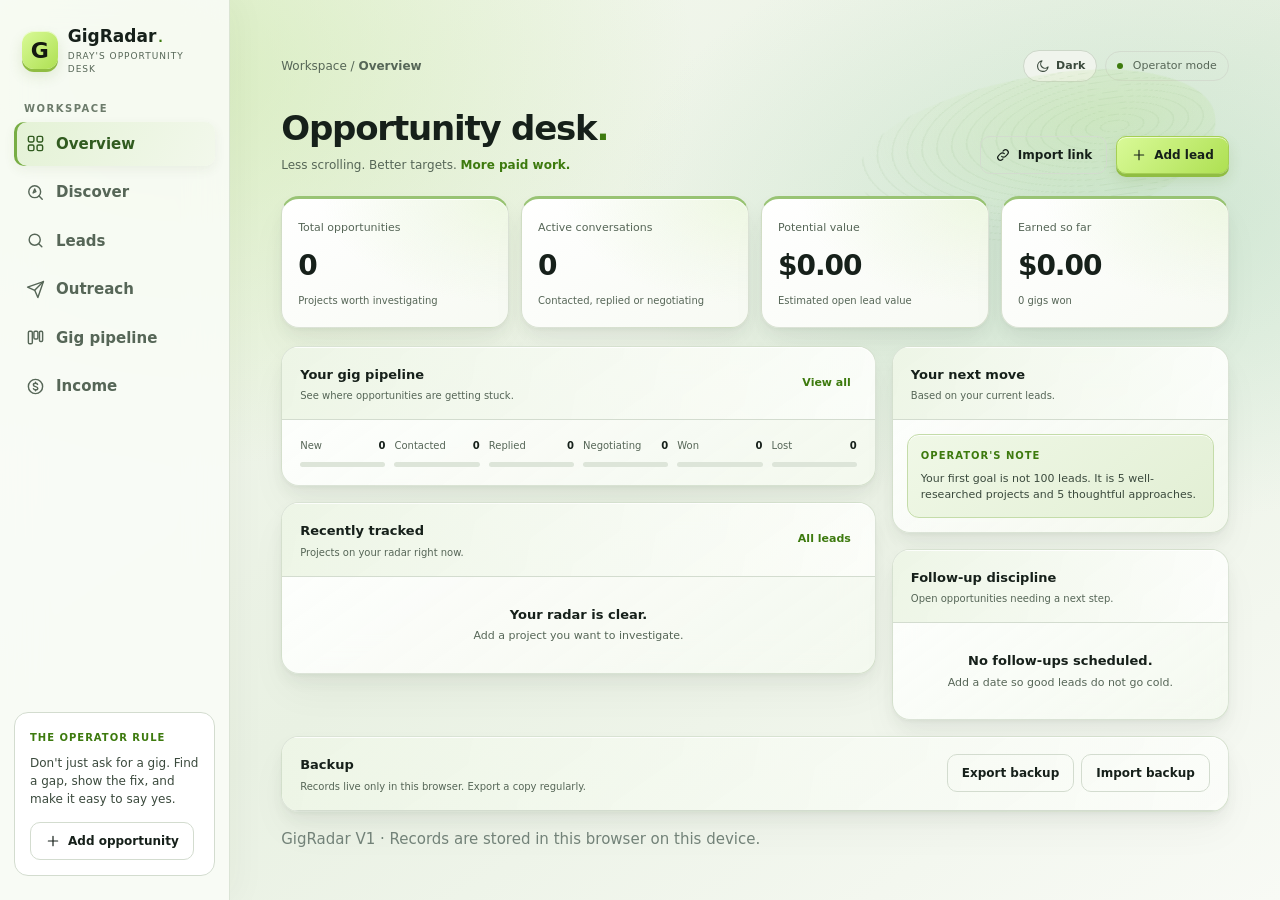
<file: index.html>
<!doctype html>
<html lang="en">
<head>
<meta charset="utf-8"><meta name="viewport" content="width=device-width,initial-scale=1">
<meta name="theme-color" content="#f4f7f1">
<title>GigRadar — Dray's opportunity desk</title>
<script>try{var t=localStorage.getItem('dray-gigradar-theme-v2');document.documentElement.setAttribute('data-theme',t==='dark'?'dark':'light')}catch(e){document.documentElement.setAttribute('data-theme','light')}</script>
<link rel="stylesheet" href="styles.css">
<link rel="stylesheet" href="v1.css">
<link rel="stylesheet" href="discovery.css">
</head>
<body>
<svg width="0" height="0" style="position:absolute" aria-hidden="true" focusable="false"><defs>
<symbol id="i-overview" viewBox="0 0 24 24"><rect x="3" y="3" width="7" height="7" rx="1.8"/><rect x="14" y="3" width="7" height="7" rx="1.8"/><rect x="3" y="14" width="7" height="7" rx="1.8"/><rect x="14" y="14" width="7" height="7" rx="1.8"/></symbol>
<symbol id="i-leads" viewBox="0 0 24 24"><circle cx="11" cy="11" r="7"/><path d="m20 20-3.6-3.6"/></symbol>
<symbol id="i-outreach" viewBox="0 0 24 24"><path d="M22 2 11 13"/><path d="M22 2 15 22l-4-9-9-4z"/></symbol>
<symbol id="i-pipeline" viewBox="0 0 24 24"><rect x="3" y="4" width="5" height="16" rx="1.6"/><rect x="10" y="4" width="5" height="10" rx="1.6"/><rect x="17" y="4" width="4" height="13" rx="1.6"/></symbol>
<symbol id="i-income" viewBox="0 0 24 24"><circle cx="12" cy="12" r="9"/><path d="M14.6 9.4c-.5-.9-1.5-1.4-2.7-1.4-1.5 0-2.6.8-2.6 2s1 1.7 2.8 2.1c1.8.4 2.8.9 2.8 2.1s-1.1 2-2.7 2c-1.2 0-2.2-.5-2.8-1.5M12 6.5V8M12 16v1.5"/></symbol>
<symbol id="i-link" viewBox="0 0 24 24"><path d="M10 14a4 4 0 0 0 5.7 0l3-3a4 4 0 0 0-5.7-5.7l-1 1"/><path d="M14 10a4 4 0 0 0-5.7 0l-3 3a4 4 0 0 0 5.7 5.7l1-1"/></symbol>
<symbol id="i-close" viewBox="0 0 24 24"><path d="M6 6l12 12M18 6 6 18"/></symbol>
<symbol id="i-plus" viewBox="0 0 24 24"><path d="M12 5v14M5 12h14"/></symbol>
<symbol id="i-sun" viewBox="0 0 24 24"><circle cx="12" cy="12" r="4"/><path d="M12 2v2M12 20v2M4.9 4.9l1.4 1.4M17.7 17.7l1.4 1.4M2 12h2M20 12h2M4.9 19.1l1.4-1.4M17.7 6.3l1.4-1.4"/></symbol>
<symbol id="i-moon" viewBox="0 0 24 24"><path d="M21 12.8A8.5 8.5 0 1 1 11.2 3a6.6 6.6 0 0 0 9.8 9.8z"/></symbol>
  
<symbol id="i-discover" viewBox="0 0 24 24">
  <circle cx="11" cy="11" r="7.5"/>
  <path d="m16.5 16.5 4 4"/>
  <path d="m11 7.5 1.5 3.5-3.5 1.5 2-5z"/>
</symbol>
  
</defs></svg>

<div class="app">
  <aside class="sidebar">
    <div class="brand"><span class="brand-mark">G</span><div><b>GigRadar<span>.</span></b><small>DRAY'S OPPORTUNITY DESK</small></div></div>
    <div class="nav-label">WORKSPACE</div>
    <nav class="nav">
      <button class="active" data-view="overview"><svg class="ico" viewBox="0 0 24 24" aria-hidden="true"><use href="#i-overview"/></svg><span>Overview</span></button>
      
<button data-view="discovery"><svg class="ico" viewBox="0 0 24 24" aria-hidden="true"><use href="#i-discover"/></svg><span>Discover</span></button>

      <button data-view="leads"><svg class="ico" viewBox="0 0 24 24" aria-hidden="true"><use href="#i-leads"/></svg><span>Leads</span></button>
      <button data-view="outreach"><svg class="ico" viewBox="0 0 24 24" aria-hidden="true"><use href="#i-outreach"/></svg><span>Outreach</span></button>
      <button data-view="pipeline"><svg class="ico" viewBox="0 0 24 24" aria-hidden="true"><use href="#i-pipeline"/></svg><span>Gig pipeline</span></button>
      <button data-view="income"><svg class="ico" viewBox="0 0 24 24" aria-hidden="true"><use href="#i-income"/></svg><span>Income</span></button>
    </nav>
    <div class="operator-tip"><small>THE OPERATOR RULE</small><p>Don't just ask for a gig. Find a gap, show the fix, and make it easy to say yes.</p><button class="btn" id="sideAdd"><svg class="ico" viewBox="0 0 24 24" aria-hidden="true"><use href="#i-plus"/></svg>Add opportunity</button></div>
  </aside>

  <main class="main">
  <header class="topbar"><span>Workspace / <b id="crumb">Overview</b></span><span class="topbar-actions"><button class="icon-btn theme-btn" id="themeToggle" type="button" aria-pressed="false" aria-label="Switch to light mode"><svg class="ico ico-sun" viewBox="0 0 24 24" aria-hidden="true"><use href="#i-sun"/></svg><svg class="ico ico-moon" viewBox="0 0 24 24" aria-hidden="true"><use href="#i-moon"/></svg><span id="themeLabel">Light</span></button><span class="pill"><i></i> Operator mode</span></span></header>
  <div class="notice" id="notice" role="alert" hidden><span id="noticeText"></span> <button class="text-btn" id="downloadRecovery" type="button">Download recovery copy</button></div>

    <section class="view active" id="view-overview">
      <div class="heading"><div><h1>Opportunity desk<span>.</span></h1><p>Less scrolling. Better targets. <strong>More paid work.</strong></p></div><div class="heading-actions"><button class="btn" id="importTop" type="button"><svg class="ico" viewBox="0 0 24 24" aria-hidden="true"><use href="#i-link"/></svg>Import link</button><button class="btn primary" id="addTop"><svg class="ico" viewBox="0 0 24 24" aria-hidden="true"><use href="#i-plus"/></svg>Add lead</button></div></div>
      <div class="stats">
        <article class="stat"><label>Total opportunities</label><strong id="sLeads">0</strong><small>Projects worth investigating</small></article>
        <article class="stat"><label>Active conversations</label><strong id="sActive">0</strong><small>Contacted, replied or negotiating</small></article>
        <article class="stat"><label>Potential value</label><strong id="sPotential">$0</strong><small>Estimated open lead value</small></article>
        <article class="stat"><label>Earned so far</label><strong id="sEarned">$0</strong><small id="sWon">0 gigs won</small></article>
      </div>
      <div class="dashboard-grid">
        <div>
          <section class="panel"><div class="panel-head"><div><b>Your gig pipeline</b><p>See where opportunities are getting stuck.</p></div><button class="text-btn" data-goto="pipeline">View all</button></div><div class="pipeline" id="bars"></div></section>
          <section class="panel"><div class="panel-head"><div><b>Recently tracked</b><p>Projects on your radar right now.</p></div><button class="text-btn" data-goto="leads">All leads</button></div><div id="recent" class="rows"></div></section>
        </div>
        <div>
          <section class="panel"><div class="panel-head"><div><b>Your next move</b><p>Based on your current leads.</p></div></div><div class="operator-note"><small>OPERATOR'S NOTE</small><p id="noteText">Your first goal isn't 100 leads. It's 5 well-researched projects and 5 thoughtful approaches.</p></div></section>
          <section class="panel"><div class="panel-head"><div><b>Follow-up discipline</b><p>Open opportunities needing a next step.</p></div></div><div id="followups" class="rows"></div></section>
        </div>
      </div>
      <section class="panel" id="backupPanel"><div class="panel-head"><div><b>Backup</b><p id="backupInfo">Records live only in this browser. Export a copy regularly.</p></div><div class="right"><button class="btn" id="exportBtn" type="button">Export backup</button><button class="btn" id="importBtn" type="button">Import backup</button></div></div><p class="data-msg" id="dataMsg" role="status"></p><input type="file" id="importFile" accept="application/json,.json" hidden></section>
   <footer>GigRadar V1 · Records are stored in this browser on this device.</footer>
    </section>

    <section class="view" id="view-discovery">
      <div class="view-title"><h2>Discover projects</h2><p>Find active public repositories, then investigate whether the team needs growth support.</p></div>
      <section class="panel">
        <form id="discoveryForm">
          <div class="discovery-controls">
            <input class="field" id="discoveryQuery" placeholder="Keywords e.g. wallet, DeFi, community, analytics" aria-label="Search keywords">
            <select class="field" id="discoveryEcosystem" aria-label="Default ecosystem">
              <option value="solana">Solana</option>
              <option value="base">Base</option>
              <option value="evm">Ethereum / EVM</option>
              <option value="ton">TON</option>
              <option value="all">All Web3</option>
            </select>
            <button class="btn primary" id="discoverySearch" type="submit">Search projects</button>
          </div>
        </form>  
<label class="discovery-filter">
  <input type="checkbox" id="hideTrackedProjects">
  Hide already tracked projects
</label>
        <p class="discovery-help">Searches public GitHub repositories updated in the last 180 days. Repository activity does not mean a project is hiring or has a budget. Verify the project, team, community and any real growth gap before outreach.</p>
        <p class="discovery-status" id="discoveryStatus" role="status">Choose an ecosystem and search to discover projects.</p>
        <div class="discovery-results" id="discoveryResults"></div>
        <div class="discovery-footer"><span></span><button class="btn" id="discoveryMore" type="button" hidden>Load more</button></div>
        <div class="discovery-warning">Public GitHub search has rate limits. If a limit is reached, wait and retry. No API key is stored in this app.</div>
      </section>
    </section>
    <section class="view" id="view-outreach">
      <div class="view-title"><h2>Outreach tracker</h2><p>Every pitch needs context, a reason, and a next step. No copy-paste spam.</p></div>
      <section class="panel"><div class="panel-head"><div><b>Conversation board</b><p>Update status from your project leads.</p></div><button class="btn" data-goto="leads">Find leads</button></div><div id="outreachRows" class="rows"></div></section>
      <section class="panel"><div class="panel-head"><div><b>Before you hit send</b><p>Quick quality check</p></div></div><div class="checklist"><label><input type="checkbox"> I identified a specific gap or opportunity.</label><label><input type="checkbox"> I can explain how my work would help.</label><label><input type="checkbox"> My message is short, personal, and easy to answer.</label><label><input type="checkbox"> I recorded when and how I'll follow up.</label></div></section>
    </section>
    
    <section class="view" id="view-leads">
      <div class="view-title">
        <h2>Project leads</h2>
        <p>Track projects, spot gaps, and pitch with purpose.</p>
      </div>

      <section class="panel">
        <div class="toolbar">
          <input class="field" id="search"
            placeholder="Search project, chain, contact…"
            aria-label="Search leads">

          <select class="field" id="filter" aria-label="Filter by status">
            <option value="">All statuses</option>
            <option>New</option>
            <option>Contacted</option>
            <option>Replied</option>
            <option>Negotiating</option>
            <option>Won</option>
            <option>Lost</option>
          </select>

          <select class="field" id="researchFilter"
            aria-label="Filter by research readiness">
            <option value="">All research scores</option>
            <option value="needs-research">Needs research</option>
            <option value="in-progress">In progress</option>
            <option value="ready-review">Ready for review</option>
          </select>

          <select class="field" id="researchSort"
            aria-label="Sort leads">
            <option value="recent">Recently updated</option>
            <option value="score">Highest research score</option>
          </select>

          <button class="btn" id="importLeads" type="button">
            Import link
          </button>

          <button class="btn primary" id="addList" type="button">
            Add lead
          </button>
        </div>

        <p class="research-note">
          Research readiness measures how much information you have
          collected. It does not mean a project is hiring or has a budget.
        </p>

        <div class="table-wrap">
          <table>
            <thead>
              <tr>
                <th>PROJECT / CONTACT</th>
                <th>RESEARCH</th>
                <th>CHAIN</th>
                <th>STATUS</th>
                <th>VALUE</th>
                <th>FOLLOW-UP</th>
                <th>ACTIONS</th>
              </tr>
            </thead>
            <tbody id="leadTable"></tbody>
          </table>
        </div>

        <div class="empty" id="leadEmpty" hidden>
          <b>No leads match that search.</b>
          Try another keyword or add a project.
        </div>
      </section>
    </section>
   <section class="view" id="view-pipeline">
      <div class="view-title"><h2>Gig pipeline</h2><p>Move from promising project to scope, agreed payment, and delivery.</p></div>
      <div class="stats pipeline-stats" id="pStats"></div>
      <section class="panel"><div class="panel-head"><div><b>All opportunities</b><p>Update stage as the conversation progresses.</p></div><button class="btn" id="addPipe"><svg class="ico" viewBox="0 0 24 24" aria-hidden="true"><use href="#i-plus"/></svg>Add lead</button></div><div id="pipeRows" class="rows"></div></section>
    </section>

    <section class="view" id="view-income">
      <div class="view-title"><h2>Income tracker</h2><p>Track what you've earned, what's pending, and work in progress.</p></div>
      <div class="money-grid"><article class="money-card"><small>Total earned</small><strong id="iEarned">$0</strong><small>Completed and paid gigs</small></article><article class="money-card"><small>Payments pending</small><strong id="iPending">$0</strong><small>Won gigs not marked paid</small></article><article class="money-card"><small>Open pipeline</small><strong id="iPipeline">$0</strong><small>Estimated active lead value</small></article></div>
      <section class="panel"><div class="panel-head"><div><b>Gig and payment records</b><p>Mark a lead Won and set its value to track it here.</p></div><button class="btn" data-goto="leads">Manage leads</button></div><div class="table-wrap"><table><thead><tr><th>PROJECT</th><th>STATUS</th><th>VALUE</th><th>PAYMENT</th><th>ACTION</th></tr></thead><tbody id="incomeTable"></tbody></table></div><div class="empty" id="incomeEmpty"><b>No gig payments recorded yet.</b>Track your first opportunity and keep building.</div></section>
    </section>
  </main>
</div>

<div class="modal-backdrop" id="modal"><div class="modal"><div class="modal-head"><b id="modalTitle">Track an opportunity</b><button class="icon-btn" id="close" type="button" aria-label="Close"><svg class="ico" viewBox="0 0 24 24" aria-hidden="true"><use href="#i-close"/></svg></button></div>
<form id="form" novalidate><div class="modal-body"><input type="hidden" id="editId"><p class="src-line" id="srcLine" hidden></p><button class="text-btn" id="goImport" type="button">Have a link? Import it instead</button><div class="form-grid">
  <div class="group"><label for="name">Project name *</label><input class="field" id="name" maxlength="90" placeholder="Solana protocol" aria-describedby="err-name"><p class="err" id="err-name" role="alert" hidden></p></div>
  <div class="group"><label for="chain">Chain / ecosystem</label><select class="field" id="chain"><option>Solana</option><option>Ethereum / EVM</option><option>Base</option><option>TON</option><option>Other</option></select></div>
  <div class="group"><label for="category">Category</label><select class="field" id="category"><option value="">Not set</option><option>DeFi</option><option>Infrastructure</option><option>Gaming</option><option>NFT</option><option>Social / SocialFi</option><option>DAO</option><option>AI</option><option>Meme</option><option>Tooling</option><option>Exchange</option><option>Other</option></select></div>
  <div class="group"><label for="website">Website</label><input class="field" id="website" maxlength="300" inputmode="url" autocapitalize="off" placeholder="example.com" aria-describedby="err-website"><p class="err" id="err-website" role="alert" hidden></p></div>
  <div class="group"><label for="xHandle">Project X profile</label><input class="field" id="xHandle" maxlength="200" autocapitalize="off" placeholder="@project or x.com/project" aria-describedby="err-xHandle"><p class="err" id="err-xHandle" role="alert" hidden></p></div>
  <div class="group"><label for="contact">Contact / X handle</label><input class="field" id="contact" maxlength="100" placeholder="@founder or community lead"></div>
  <div class="group"><label for="service">Potential service</label><select class="field" id="service"><option>Community growth</option><option>Community management</option><option>Social media</option><option>Growth strategy</option><option>Raid / engagement campaign</option><option>Project management</option><option>Other</option></select></div>
  <div class="group"><label for="status">Pipeline status</label><select class="field" id="status"><option>New</option><option>Contacted</option><option>Replied</option><option>Negotiating</option><option>Won</option><option>Lost</option></select></div>
  <div class="group"><label for="value">Estimated / agreed value (USD)</label><input class="field" id="value" type="number" min="0" step=".01" placeholder="0.00"></div>
  <div class="group"><label for="followup">Next follow-up date</label><input class="field" id="followup" type="date"></div>
  <div class="group"><label for="payment">Payment status</label><select class="field" id="payment"><option>Not agreed</option><option>Pending</option><option>Paid</option></select></div>
  <div class="group full"><label for="evidenceUrl">Evidence or opportunity link</label><input class="field" id="evidenceUrl" maxlength="300" inputmode="url" autocapitalize="off" placeholder="Link to the post, listing or page that shows the need" aria-describedby="err-evidenceUrl"><p class="err" id="err-evidenceUrl" role="alert" hidden></p></div>
  <div class="group full"><label for="gap">Observed gap / why approach them?</label><textarea class="field" id="gap" rows="2" maxlength="500" placeholder="What could be improved? What did you actually notice?"></textarea></div>
  <div class="group full"><label for="next">Next action / notes</label><textarea class="field" id="next" rows="2" maxlength="500" placeholder="Review onboarding, then send one specific suggestion."></textarea></div>
</div><p class="form-hint">Record real observations. An estimate is not an agreed fee.</p><div class="modal-actions"><button class="btn" type="button" id="cancel">Cancel</button><button class="btn primary" type="submit">Save opportunity</button></div></div></form></div></div>

<div class="modal-backdrop" id="importModal"><div class="modal"><div class="modal-head"><b>Import from a link</b><button class="icon-btn" id="impClose" type="button" aria-label="Close"><svg class="ico" viewBox="0 0 24 24" aria-hidden="true"><use href="#i-close"/></svg></button></div>
<div class="modal-body">
<div class="group"><label for="linkInput">Project link</label><div class="link-row"><input class="field" id="linkInput" inputmode="url" autocapitalize="off" autocomplete="off" placeholder="x.com/project or github.com/org/repo" aria-describedby="linkErr"><button class="btn" id="checkLink" type="button">Check link</button></div><p class="err" id="linkErr" role="alert" hidden></p></div>
<p class="form-hint">GigRadar reads the link text only. It does not open the page, so everything suggested below is a guess for you to confirm.</p>
<div class="detect" id="detect" hidden><span class="chip" id="detType"></span><span id="detNotes"></span></div>
<button class="text-btn" id="manualImp" type="button">Skip and enter details manually</button>
<form id="impForm" novalidate hidden><div class="form-grid">
<div class="group"><label for="imp-name">Project name *</label><input class="field" id="imp-name" maxlength="90" autocomplete="off"><p class="err" id="imp-err-name" role="alert" hidden></p></div><div class="group"><label for="imp-chain">Chain / ecosystem</label><select class="field" id="imp-chain"><option>Solana</option><option>Ethereum / EVM</option><option>Base</option><option>TON</option><option selected>Other</option></select><p class="err" id="imp-err-chain" role="alert" hidden></p></div><div class="group"><label for="imp-category">Category</label><select class="field" id="imp-category"><option value="">Not set</option><option>DeFi</option><option>Infrastructure</option><option>Gaming</option><option>NFT</option><option>Social / SocialFi</option><option>DAO</option><option>AI</option><option>Meme</option><option>Tooling</option><option>Exchange</option><option>Other</option></select><p class="err" id="imp-err-category" role="alert" hidden></p></div><div class="group"><label for="imp-website">Website</label><input class="field" id="imp-website" maxlength="300" inputmode="url" autocapitalize="off" placeholder="example.com"><p class="err" id="imp-err-website" role="alert" hidden></p></div><div class="group"><label for="imp-xHandle">Project X profile</label><input class="field" id="imp-xHandle" maxlength="200" autocapitalize="off" placeholder="@project"><p class="err" id="imp-err-xHandle" role="alert" hidden></p></div><div class="group"><label for="imp-sourceType">Where did you find it?</label><select class="field" id="imp-sourceType"><option value="">Not sure</option><option value="x-profile">X profile</option><option value="x-post">X post</option><option value="github-repo">GitHub repository</option><option value="github-org">GitHub profile or organization</option><option value="directory">Project directory</option><option value="job">Job or bounty listing</option><option value="website">Project website</option><option value="manual">Entered manually</option></select><p class="err" id="imp-err-sourceType" role="alert" hidden></p></div><div class="group full"><label for="imp-evidenceUrl">Evidence or opportunity link</label><input class="field" id="imp-evidenceUrl" maxlength="300" inputmode="url" autocapitalize="off" placeholder="Link to the post, listing or page showing the need"><p class="err" id="imp-err-evidenceUrl" role="alert" hidden></p></div><div class="group full"><label for="imp-gap">Why is it worth investigating?</label><textarea class="field" id="imp-gap" rows="2" maxlength="500" placeholder="What did you actually notice?"></textarea><p class="err" id="imp-err-gap" role="alert" hidden></p></div>
</div><p class="form-hint">Only the name is required. You can fill in the rest later.</p><div class="modal-actions"><button class="btn" type="button" id="impCancel">Cancel</button><button class="btn primary" type="submit">Save candidate</button></div></form>
</div></div></div>

<button class="fab" id="fab" type="button" aria-label="Add lead"><svg class="ico" viewBox="0 0 24 24" aria-hidden="true"><use href="#i-plus"/></svg></button>
<div class="toast" id="toast" role="status"></div>
<script src="store.js"></script>
<script src="sources.js"></script>
<script src="app.js"></script>
<script src="discovery.js"></script>
</body></html>
</file>
<file: styles.css>
*{box-sizing:border-box}
:root{--bg:#101411;--panel:#191f1b;--line:#303a32;--text:#edf4eb;--muted:#9ba99c;--lime:#c7f36b;--soft:#273125}
body{margin:0;background:radial-gradient(ellipse at 80% 0,#263b27,transparent 35%),var(--bg);color:var(--text);font:15px/1.5 Inter,system-ui,-apple-system,BlinkMacSystemFont,"Segoe UI",sans-serif}
button,input,select,textarea{font:inherit}
button{cursor:pointer}
.app{display:grid;grid-template-columns:230px 1fr;min-height:100vh}
.sidebar{padding:24px 14px;border-right:1px solid var(--line);display:flex;flex-direction:column;gap:24px}
.brand{display:flex;gap:10px;align-items:center;padding:0 8px}
.brand-mark{background:var(--lime);color:#111;width:38px;height:38px;border-radius:12px;display:grid;place-items:center;font-size:22px;font-weight:900}
.brand b{font-size:17px}
.brand b span{color:var(--lime);font-size:12px;margin-left:2px}
.brand small{display:block;color:var(--muted);font-size:9px;letter-spacing:1px}
.nav-label{color:#748273;font-size:10px;letter-spacing:1.5px;font-weight:800;padding:0 10px;margin-bottom:-18px}
.nav{display:grid;gap:4px}
.nav button{border:0;background:none;color:var(--muted);text-align:left;padding:11px 12px;border-radius:10px;font-weight:650;display:flex;align-items:center}
.nav button span{margin-left:8px}
.nav button.active,.nav button:hover{background:var(--soft);color:var(--text)}
.nav button.active{box-shadow:inset 3px 0 var(--lime)}
.operator-tip{margin-top:auto;border:1px solid var(--line);border-radius:14px;padding:15px;background:var(--panel);font-size:12px;color:#c5d0c4}
.operator-tip small,.operator-note small{color:var(--lime);font-size:10px;letter-spacing:1px;font-weight:800}
.operator-tip p{margin:8px 0 14px}
.full-btn{width:100%;justify-content:center}
.main{padding:28px clamp(16px,4vw,52px);max-width:1450px;width:100%;margin:auto}
.topbar{display:flex;justify-content:space-between;align-items:center;color:var(--muted);font-size:12px;margin-bottom:28px}
.topbar-actions{display:flex;gap:10px;align-items:center}
.pill{border:1px solid var(--line);padding:6px 11px;border-radius:99px;font-size:11px}
.pill i{display:inline-block;width:6px;height:6px;border-radius:50%;background:var(--lime);margin-right:6px}
.heading{display:flex;justify-content:space-between;align-items:flex-end;gap:14px;margin-bottom:22px}
.heading h1{font-size:clamp(26px,3vw,34px);line-height:1.1;letter-spacing:-1.2px;margin:0 0 8px}
.heading h1 span{color:var(--lime)}
.heading p,.view-title p,.panel-head p{color:var(--muted);font-size:12px;margin:0}
.heading strong{color:var(--lime)}
.head-btns{display:flex;gap:8px}
.btn{border:1px solid var(--line);background:#252d26;color:var(--text);border-radius:10px;padding:9px 14px;font-size:12px;font-weight:800;display:inline-flex;align-items:center;gap:6px}
.primary{background:var(--lime);color:#141911;border-color:var(--lime)}
.stats{display:grid;grid-template-columns:repeat(4,1fr);gap:12px;margin-bottom:18px}
.stat,.panel{border:1px solid var(--line);background:linear-gradient(145deg,#1c231e,#171c19);border-radius:16px;overflow:hidden}
.stat{padding:16px}
.stat label{color:var(--muted);font-size:11px}
.stat strong{display:block;font-size:28px;letter-spacing:-1px;margin:8px 0 1px}
.stat small{color:var(--muted);font-size:10px}
.dashboard-grid{display:grid;grid-template-columns:1.5fr .85fr;gap:16px;align-items:start}
.discovery-grid{display:grid;grid-template-columns:1fr 1fr;gap:16px}
.panel{margin-bottom:16px}
.panel-head{padding:16px 18px;border-bottom:1px solid var(--line);display:flex;justify-content:space-between;align-items:center;gap:10px}
.panel-head>b,.panel-head div>b{font-size:13px}
.panel-head p{margin-top:3px;font-size:10px}
.panel-body{padding:18px}
.text-btn{border:0;background:none;color:var(--lime);font-size:11px;font-weight:800}
.pipeline{padding:18px;display:grid;grid-template-columns:repeat(5,1fr);gap:9px}
.stage{font-size:10px;color:var(--muted)}
.stage b{float:right;color:var(--text)}
.bar{height:5px;background:#303a32;border-radius:9px;margin-top:9px;overflow:hidden}
.bar span{display:block;height:100%;background:var(--lime)}
.rows{display:grid}
.row{padding:13px 17px;border-bottom:1px solid #29312b;display:flex;justify-content:space-between;align-items:center;gap:10px}
.row:last-child{border:0}
.row-left{display:flex;align-items:center;gap:10px;min-width:0}
.logo{width:36px;height:36px;border-radius:11px;display:grid;place-items:center;background:#2b382a;color:var(--lime);font-weight:850;flex-shrink:0}
.name{font-weight:800;font-size:12px;overflow:hidden;text-overflow:ellipsis}
.meta{font-size:10px;color:var(--muted);margin-top:3px}
.right{display:flex;align-items:center;gap:7px}
.badge{font-size:9px;font-weight:800;border-radius:7px;padding:4px 7px;background:#2d3927;color:#c7f36b;white-space:nowrap;display:inline-block}
.badge.score-high{background:#233a1e;color:#8bf263;border:1px solid #3c6e2e}
.badge.score-med{background:#3b361d;color:#f0d165;border:1px solid #665b26}
.badge.score-low{background:#3b2220;color:#f28779;border:1px solid #662f2a}
.badge.contacted{background:#3b321f;color:#f1ce87}
.badge.replied{background:#263a30;color:#a9e9c0}
.badge.negotiating{background:#382c42;color:#d7b3ff}
.badge.won{background:#2d3b22;color:var(--lime)}
.badge.lost{background:#3d2927;color:#ff9b8f}
.badge.new{background:#24364a;color:#9bc7ff}
.icon-btn{background:#252d27;color:#c5d0c5;border:1px solid #39443b;border-radius:7px;padding:5px 8px;font-size:10px}
.quick-grid{padding:14px;display:grid;grid-template-columns:1fr 1fr;gap:9px}
.quick{border:1px solid var(--line);background:#202720;border-radius:12px;padding:13px;text-align:left;color:var(--text)}
.quick:hover{border-color:#6b874d}
.quick b{display:block;font-size:11px}
.quick small{display:block;color:var(--muted);font-size:10px;margin-top:4px}
.operator-note{margin:0 14px 14px;padding:13px;border:1px solid #3d4d31;border-radius:12px;background:#202a1e;font-size:11px;color:#c5d1c2}
.operator-note p{margin:6px 0 0}
.view{display:none}
.view.active{display:block}
.view-title{margin-bottom:18px}
.view-title h2{margin:0 0 5px;font-size:24px;letter-spacing:-.7px}
.toolbar{padding:13px;display:flex;gap:9px;border-bottom:1px solid var(--line);flex-wrap:wrap}
.field{width:100%;background:#111613;color:var(--text);border:1px solid var(--line);border-radius:9px;padding:10px;outline:none;font-size:12px}
.field:focus{border-color:#9dc65a}
.toolbar .field{flex:1;min-width:130px;width:auto}
.group-row{display:flex;gap:10px;align-items:center}
table{width:100%;border-collapse:collapse;white-space:nowrap}
th,td{text-align:left;padding:12px 15px;border-bottom:1px solid #29312b;font-size:11px}
th{color:var(--muted);font-size:10px}
tr:last-child td{border:0}
.empty{padding:28px 18px;text-align:center;color:var(--muted);font-size:11px}
.empty b{display:block;color:var(--text);font-size:13px;margin-bottom:4px}
.money-grid{display:grid;grid-template-columns:repeat(3,1fr);gap:12px;margin-bottom:16px}
.money-card{padding:17px;border:1px solid var(--line);background:var(--panel);border-radius:14px}
.money-card small{color:var(--muted);font-size:11px}
.money-card strong{display:block;font-size:25px;margin:6px 0}
.form-grid{display:grid;grid-template-columns:1fr 1fr;gap:12px}
.group{display:grid;gap:5px}
.group label{font-size:11px;color:var(--muted);font-weight:700}
.full{grid-column:1/-1}
.modal-backdrop{position:fixed;inset:0;background:#000a;display:none;align-items:center;justify-content:center;padding:16px;z-index:10}
.modal-backdrop.open{display:flex}
.modal{width:min(580px,100%);max-height:90vh;overflow:auto;background:#191f1b;border:1px solid #414d42;border-radius:18px}
.modal-head{padding:18px 20px;border-bottom:1px solid var(--line);display:flex;justify-content:space-between}
.modal-body{padding:20px}
.form-hint{font-size:10px;color:var(--muted)}
.modal-actions{display:flex;justify-content:flex-end;gap:9px;margin-top:18px}
.toast{position:fixed;bottom:25px;left:50%;transform:translate(-50%,15px);background:var(--lime);color:#121810;padding:10px 15px;border-radius:9px;font-size:12px;font-weight:800;opacity:0;transition:.2s;z-index:20;pointer-events:none}
.toast.show{opacity:1;transform:translate(-50%,0)}
.feed-card{border:1px solid var(--line);background:#121713;border-radius:10px;padding:12px;margin-bottom:10px;display:flex;justify-content:space-between;align-items:center}
.feed-card b{display:block;font-size:12px}
.feed-card small{color:var(--muted);font-size:10px}

@media(max-width:900px){
  .dashboard-grid,.discovery-grid{grid-template-columns:1fr}
  .stats{grid-template-columns:repeat(2,1fr)}
  .app{grid-template-columns:190px 1fr}
  .main{padding:22px 16px}
}
@media(max-width:620px){
  .app{display:block}
  .sidebar{position:fixed;z-index:5;bottom:0;left:0;right:0;padding:6px 5px calc(6px + env(safe-area-inset-bottom));border-right:0;border-top:1px solid var(--line);background:#111713f5;backdrop-filter:blur(14px)}
  .brand,.nav-label,.operator-tip{display:none}
  .nav{display:flex;justify-content:space-around;gap:2px}
  .nav button{flex:1;text-align:center;padding:8px 2px;font-size:10px;flex-direction:column;justify-content:center}
  .nav button span{display:block;margin:2px 0 0;font-size:9px}
  .main{padding:17px 12px 85px}
  .heading h1{font-size:26px}
  .stats{grid-template-columns:repeat(2,1fr)}
  .money-grid{grid-template-columns:1fr}
  .form-grid{grid-template-columns:1fr}
  .full{grid-column:auto}
  .table-wrap{overflow:auto}
}
</file>
<file: v1.css>
/* GigRadar V1 additions. Loaded after styles.css so it can extend or override it.
   Dark stays the default look. Light is switched on by <html data-theme="light">. */

html{color-scheme:dark}
html[data-theme="light"]{color-scheme:light}

/* ---------- new components (both themes) ---------- */
.topbar-actions{display:flex;align-items:center;gap:8px}
.theme-btn{padding:7px 11px;border-radius:99px;font-size:11px;font-weight:700}
.pipeline{grid-template-columns:repeat(6,1fr)}
.err{margin:0;font-size:11px;color:#ff9b8f;font-weight:600}
.err .text-btn{margin-left:4px}
.field[aria-invalid="true"]{border-color:#ff9b8f}
.overdue{color:#ff9b8f;font-weight:700}
.meta.links a{color:var(--lime);text-decoration:none}
.meta.links a:hover{text-decoration:underline}
.notice{margin-bottom:18px;padding:12px 15px;border:1px solid #ff9b8f;border-radius:12px;font-size:12px;background:#3d292733}
.data-msg{margin:0;padding:12px 19px;font-size:11px;color:var(--muted)}
.data-msg:empty{display:none}
.toast.error{background:#ff9b8f;color:#2a0e0b;max-width:calc(100vw - 32px);text-align:center}
#backupPanel .panel-head{flex-wrap:wrap}
:focus-visible{outline:2px solid var(--lime);outline-offset:2px}
.field:focus-visible{outline:0}
@media(max-width:620px){
  .pipeline{grid-template-columns:repeat(3,1fr);row-gap:12px}
  .pill{padding:6px 9px}
}
@media(prefers-reduced-motion:reduce){.toast{transition:none}}

/* ---------- light theme ---------- */
html[data-theme="light"]{
  --bg:#f4f7f1;--panel:#ffffff;--line:#d3dccf;--text:#16201a;--muted:#566657;--soft:#e3edda;--lime:#3d7a0e;
}
[data-theme="light"] body{background:radial-gradient(ellipse at 80% 0,#e2f0cf,transparent 35%),var(--bg)}
[data-theme="light"] .brand-mark,
[data-theme="light"] .primary{background:#c7f36b;color:#141911;border-color:#a6d44a}
[data-theme="light"] .nav-label{color:#6c7b6b}
[data-theme="light"] .operator-tip{color:#3b4a3d}
[data-theme="light"] .btn{background:#eef3ea;color:var(--text)}
[data-theme="light"] .primary{background:#c7f36b}
[data-theme="light"] .stat,
[data-theme="light"] .panel{background:#ffffff}
[data-theme="light"] .row,
[data-theme="light"] th,
[data-theme="light"] td{border-bottom-color:#e2e8de}
[data-theme="light"] .bar{background:#dde5d9}
[data-theme="light"] .logo{background:#e3edda;color:#2f6309}
[data-theme="light"] .badge{background:#e3f0cf;color:#2f6309}
[data-theme="light"] .badge.contacted{background:#faedcf;color:#7a5410}
[data-theme="light"] .badge.replied{background:#d5f0e0;color:#1c6b3c}
[data-theme="light"] .badge.negotiating{background:#eadcf8;color:#5b2d96}
[data-theme="light"] .badge.won{background:#dcefc6;color:#2f6309}
[data-theme="light"] .badge.lost{background:#fadbd7;color:#a3281b}
[data-theme="light"] .badge.new{background:#d8e8fa;color:#1d558f}
[data-theme="light"] .icon-btn{background:#f0f4ed;color:#3b4a3d;border-color:#cdd7c9}
[data-theme="light"] .quick{background:#f6f9f3}
[data-theme="light"] .quick:hover{border-color:#8fb55a}
[data-theme="light"] .operator-note{background:#eef6e3;border-color:#c9dcae;color:#3b4a3d}
[data-theme="light"] .field{background:#ffffff}
[data-theme="light"] .field:focus{border-color:#4d8a1a}
[data-theme="light"] .checklist{color:#3b4a3d}
[data-theme="light"] .modal{background:#ffffff;border-color:#c3cfbf}
[data-theme="light"] .modal-backdrop{background:#16201a88}
[data-theme="light"] .toast{background:#1d261b;color:#f1f7ec}
[data-theme="light"] .toast.error{background:#a3281b;color:#fff}
[data-theme="light"] footer{color:#74847a}
[data-theme="light"] .err,
[data-theme="light"] .overdue{color:#b3291b}
[data-theme="light"] .field[aria-invalid="true"]{border-color:#b3291b}
[data-theme="light"] .notice{background:#fbe9e6;border-color:#b3291b}
@media(max-width:620px){
  [data-theme="light"] .sidebar{background:#ffffffee}
}

/* ================= Polish pass: icons, hierarchy, type ================= */

/* Stop Android Chrome from inflating some text blocks (caused oversized checklist text) */
html{-webkit-text-size-adjust:100%;text-size-adjust:100%}

/* One consistent line-icon style */
.ico{width:18px;height:18px;flex:none;fill:none;stroke:currentColor;stroke-width:1.8;stroke-linecap:round;stroke-linejoin:round}
.btn{display:inline-flex;align-items:center;justify-content:center;gap:7px;font-weight:700}
.btn .ico{width:16px;height:16px}
.theme-btn{display:inline-flex;align-items:center;gap:6px}
.theme-btn .ico{width:15px;height:15px}
html[data-theme="dark"] .ico-moon,html[data-theme="light"] .ico-sun{display:none}

/* Sidebar: icon + label rows */
.nav button{display:flex;align-items:center;gap:11px;font-weight:600}
.nav button span{margin:0}
.nav button .ico{width:19px;height:19px}

/* Quiet secondary buttons so the single lime button reads as the main action */
.btn:not(.primary){background:transparent}
.btn:not(.primary):hover{background:var(--soft)}
[data-theme="light"] .btn:not(.primary){background:transparent}
[data-theme="light"] .btn:not(.primary):hover{background:var(--soft)}
.panel-head+.operator-note{margin-top:14px}

/* Outreach checklist: readable size and a proper tap target */
.checklist{padding:16px 18px;gap:12px;font-size:13px;line-height:1.45}
.checklist label{display:flex;align-items:flex-start;gap:10px}
.checklist input{width:18px;height:18px;margin:1px 0 0;flex:none}

/* Floating add button (phones only) */
.fab{display:none}
@media(max-width:620px){
  .fab{display:grid;place-items:center;position:fixed;right:16px;bottom:calc(96px + env(safe-area-inset-bottom));z-index:6;width:54px;height:54px;border-radius:50%;border:0;background:#c7f36b;color:#141911;box-shadow:0 6px 18px #0007}
  .fab .ico{width:24px;height:24px;stroke-width:2.2}
  [data-theme="light"] .fab{box-shadow:0 6px 16px #16201a44}
  .heading .btn,.toolbar #addList,#addPipe{display:none}
  .pill{display:none}
  .toast{bottom:calc(100px + env(safe-area-inset-bottom));max-width:calc(100vw - 100px);text-align:center}
  .main{padding-bottom:150px}

  /* Bottom nav: bigger icons, clear active state */
  .nav button{flex-direction:column;justify-content:center;gap:3px;min-height:54px;padding:6px 2px;border-radius:12px;font-weight:600}
  .nav button .ico{width:22px;height:22px}
  .nav button span{font-size:10px;margin:0}
  .nav button.active{box-shadow:none;color:var(--lime)}
}

/* ================= Phase A: import from a link ================= */
.heading-actions{display:flex;gap:9px;align-items:center;flex-wrap:wrap}
.link-row{display:flex;gap:8px}
.link-row .field{flex:1;min-width:0}
.link-row .btn{flex:none}
.detect{display:flex;flex-wrap:wrap;align-items:center;gap:6px 10px;margin:12px 0;padding:10px 12px;border:1px solid var(--line);border-radius:12px;background:var(--soft);font-size:12px;line-height:1.45}
.chip{display:inline-block;padding:3px 9px;border-radius:99px;background:var(--lime);color:#141911;font-weight:800;font-size:11px}
[data-theme="light"] .chip{color:#fff}
.src-line{margin:0 0 6px;font-size:11px;color:var(--muted)}
#goImport,#manualImp{display:inline-block;margin:0 0 12px;padding:0;border:0;background:none;font-size:12px;font-weight:700;color:var(--lime);cursor:pointer}
#goImport:hover,#manualImp:hover{text-decoration:underline}
#impForm{margin-top:6px}
#importModal .form-grid .group.full{grid-column:1/-1}
@media(max-width:620px){
  .toolbar #importLeads{flex:1 1 100%}
}

/* Author display rules (like .detect{display:flex}) must not defeat the hidden attribute */
[hidden]{display:none!important}

/* ---------- GigRadar glass / depth / ambient emerald ---------- */

html[data-theme="dark"] body {
  background:
    radial-gradient(ellipse at 78% 0%, rgba(87, 139, 67, .18), transparent 34%),
    radial-gradient(ellipse at 8% 80%, rgba(50, 105, 72, .09), transparent 28%),
    var(--bg);
  background-attachment: fixed;
}

html[data-theme="dark"] .panel,
html[data-theme="dark"] .stat,
html[data-theme="dark"] .operator-tip,
html[data-theme="dark"] .discovery-card {
  background: linear-gradient(145deg, rgba(33, 43, 36, .82), rgba(20, 26, 22, .9));
  border-color: rgba(199, 243, 107, .12);
  box-shadow: 0 10px 28px rgba(0, 0, 0, .20),
              inset 0 1px 0 rgba(255, 255, 255, .035);
  backdrop-filter: blur(14px);
  -webkit-backdrop-filter: blur(14px);
}

html[data-theme="dark"] .stat,
html[data-theme="dark"] .discovery-card {
  transition: transform .2s ease, border-color .2s ease, box-shadow .2s ease;
}

@media (hover: hover) {
  html[data-theme="dark"] .stat:hover,
  html[data-theme="dark"] .discovery-card:hover {
    transform: translateY(-3px);
    border-color: rgba(199, 243, 107, .3);
    box-shadow: 0 16px 36px rgba(0, 0, 0, .28);
  }
}

html[data-theme="dark"] .sidebar {
  background: rgba(17, 22, 19, .88);
  border-right-color: rgba(199, 243, 107, .08);
}

html[data-theme="dark"] .topbar {
  background: rgba(16, 20, 17, .65);
  backdrop-filter: blur(16px);
  -webkit-backdrop-filter: blur(16px);
}

html[data-theme="dark"] .btn.primary {
  box-shadow: 0 6px 18px rgba(146, 194, 67, .18);
  transition: transform .18s ease, box-shadow .18s ease;
}

@media (hover: hover) {
  html[data-theme="dark"] .btn.primary:hover {
    transform: translateY(-1px);
    box-shadow: 0 9px 24px rgba(146, 194, 67, .25);
  }
}

@media (prefers-reduced-motion: reduce) {
  html[data-theme="dark"] .stat,
  html[data-theme="dark"] .discovery-card,
  html[data-theme="dark"] .btn.primary {
    transition: none;
  }
}

/* ===== GigRadar: Natural 3D Interface ===== */

html[data-theme="light"] body {
  background:
    radial-gradient(ellipse at 12% 8%, rgba(185, 224, 139, .48), transparent 34%),
    radial-gradient(ellipse at 88% 24%, rgba(113, 190, 146, .24), transparent 32%),
    linear-gradient(145deg, #f7faf2, #e9f1e3 52%, #f8faf5);
  background-attachment: fixed;
}

html[data-theme="light"] .panel,
html[data-theme="light"] .stat,
html[data-theme="light"] .money-card,
html[data-theme="light"] .feed-card,
html[data-theme="light"] .discovery-card {
  background: linear-gradient(
    145deg,
    rgba(255, 255, 255, .96),
    rgba(244, 249, 239, .88)
  );
  border: 1px solid rgba(104, 137, 86, .23);
  border-radius: 18px;
  box-shadow:
    0 2px 4px rgba(43, 65, 35, .025),
    0 12px 26px rgba(43, 65, 35, .075),
    inset 0 1px 0 rgba(255, 255, 255, .95);
  backdrop-filter: blur(16px);
  -webkit-backdrop-filter: blur(16px);
  transition:
    transform .22s ease,
    box-shadow .22s ease,
    border-color .22s ease;
}

html[data-theme="light"] .panel-head {
  background: linear-gradient(
    100deg,
    rgba(233, 243, 224, .8),
    rgba(255, 255, 255, .55)
  );
}

html[data-theme="light"] .sidebar {
  background: rgba(250, 252, 247, .88);
  border-right: 1px solid rgba(104, 137, 86, .2);
  box-shadow: 8px 0 32px rgba(43, 65, 35, .035);
  backdrop-filter: blur(20px);
  -webkit-backdrop-filter: blur(20px);
}

html[data-theme="light"] .stat {
  border-top: 3px solid rgba(121, 177, 72, .75);
}

html[data-theme="light"] .nav button.active {
  background: linear-gradient(115deg, #e4f2d6, #f2f8eb);
  color: #315b20;
  box-shadow:
    inset 3px 0 #78ad45,
    0 4px 12px rgba(68, 104, 43, .07);
}

html[data-theme="light"] .btn.primary,
html[data-theme="light"] .brand-mark {
  background: linear-gradient(135deg, #d9fa98, #aee052);
  border-color: #a5cf54;
  box-shadow:
    0 4px 0 #90bd42,
    0 8px 18px rgba(93, 137, 43, .18);
}

html[data-theme="light"] .btn.primary:active {
  transform: translateY(3px);
  box-shadow: 0 1px 0 #90bd42;
}

html[data-theme="light"] .operator-note {
  background: linear-gradient(145deg, #f0f8e7, #e2efd4);
  border-color: #c4dca9;
  box-shadow: inset 0 1px 0 rgba(255, 255, 255, .85);
}

@media (hover: hover) and (prefers-reduced-motion: no-preference) {
  html[data-theme="light"] .panel:hover,
  html[data-theme="light"] .stat:hover,
  html[data-theme="light"] .money-card:hover,
  html[data-theme="light"] .discovery-card:hover {
    transform: translateY(-3px);
    border-color: rgba(104, 154, 65, .42);
    box-shadow:
      0 18px 34px rgba(43, 65, 35, .11),
      inset 0 1px 0 rgba(255, 255, 255, .98);
  }
}

@media (prefers-reduced-motion: reduce) {
  html[data-theme="light"] .panel,
  html[data-theme="light"] .stat,
  html[data-theme="light"] .money-card,
  html[data-theme="light"] .discovery-card {
    transition: none;
  }
}

/* ================= Phase 2: Organic 3D Depth ================= */

/* Natural topographic contours behind the dashboard heading */
.heading {
  position: relative;
  isolation: isolate;
}

.heading::before {
  content: "";
  position: absolute;
  z-index: -1;
  pointer-events: none;
  right: 1%;
  top: -34px;
  width: min(42%, 360px);
  height: 160px;
  border-radius: 58% 42% 64% 36% / 46% 40% 60% 54%;
  background:
    repeating-radial-gradient(
      ellipse at 72% 38%,
      transparent 0 13px,
      rgba(87, 139, 67, .075) 14px 15px
    ),
    radial-gradient(
      ellipse at 70% 30%,
      rgba(173, 220, 120, .24),
      transparent 68%
    );
  transform: rotate(-8deg);
}

html[data-theme="dark"] .heading::before {
  background:
    repeating-radial-gradient(
      ellipse at 72% 38%,
      transparent 0 13px,
      rgba(199, 243, 107, .07) 14px 15px
    ),
    radial-gradient(
      ellipse at 70% 30%,
      rgba(87, 139, 67, .22),
      transparent 68%
    );
}

/* More convincing physical surfaces */
html[data-theme="light"] .panel,
html[data-theme="light"] .stat,
html[data-theme="light"] .money-card,
html[data-theme="light"] .discovery-card {
  position: relative;
  transform-style: preserve-3d;
  box-shadow:
    0 2px 3px rgba(38, 62, 30, .035),
    0 9px 18px rgba(38, 62, 30, .055),
    0 20px 38px rgba(38, 62, 30, .035),
    inset 0 1px 0 rgba(255, 255, 255, .98);
}

html[data-theme="light"] .stat {
  background:
    radial-gradient(
      ellipse at 100% 0%,
      rgba(195, 229, 157, .24),
      transparent 58%
    ),
    linear-gradient(145deg, #fff, #f7faf3);
}

html[data-theme="light"] .panel-head {
  box-shadow: inset 0 1px 0 rgba(255, 255, 255, .85);
}

/* Raised quick-action surfaces */
html[data-theme="light"] .quick {
  box-shadow:
    0 3px 0 rgba(82, 117, 61, .07),
    0 7px 16px rgba(43, 65, 35, .035);
  transition:
    transform .2s ease,
    box-shadow .2s ease,
    border-color .2s ease;
}

/* Buttons should feel raised, not flat */
html[data-theme="light"] .btn.primary,
html[data-theme="light"] .brand-mark,
html[data-theme="light"] .fab {
  box-shadow:
    0 3px 0 #90bd42,
    0 7px 14px rgba(93, 137, 43, .16),
    inset 0 1px 0 rgba(255, 255, 255, .6);
}

@media (hover: hover) and (prefers-reduced-motion: no-preference) {
  html[data-theme="light"] .quick:hover {
    transform: translateY(-2px);
    box-shadow:
      0 5px 0 rgba(82, 117, 61, .06),
      0 12px 22px rgba(43, 65, 35, .08);
  }

  html[data-theme="light"] .stat:hover {
    transform: translateY(-4px) rotateX(.5deg);
  }
}

@media (max-width: 620px) {
  .heading::before {
    right: -4px;
    top: -18px;
    width: 58%;
    height: 120px;
    opacity: .7;
  }
}

@media (prefers-reduced-motion: reduce) {
  html[data-theme="light"] .quick {
    transition: none;
  }
}

/* ================= Phase 3A: Mobile usability ================= */

/* Remove the floating button that covers dashboard content.
   Keep Add Lead accessible from the Leads and Pipeline views. */
@media (max-width: 620px) {
  .fab {
    display: none !important;
  }

  .toolbar #addList,
  #addPipe {
    display: inline-flex;
    align-items: center;
    justify-content: center;
  }

  .toolbar #addList {
    flex: 1 1 100%;
  }

  #addPipe {
    flex: none;
  }

  .main {
    padding-bottom: 100px;
  }
}

/* ================= Phase 3B: Natural 3D surfaces ================= */

/* Raised surfaces with clearer edges and natural depth */
html[data-theme="dark"] .panel,
html[data-theme="dark"] .stat,
html[data-theme="dark"] .money-card,
html[data-theme="dark"] .feed-card,
html[data-theme="dark"] .quick,
html[data-theme="dark"] .discovery-card {
  border-color: rgba(199, 243, 107, .18);
  box-shadow:
    0 2px 0 rgba(255, 255, 255, .025),
    0 10px 22px rgba(0, 0, 0, .20),
    0 22px 38px rgba(0, 0, 0, .12),
    inset 0 1px 0 rgba(255, 255, 255, .055);
}

/* Subtle light across the top of each surface */
html[data-theme="dark"] .stat,
html[data-theme="dark"] .money-card,
html[data-theme="dark"] .quick,
html[data-theme="dark"] .discovery-card {
  background:
    radial-gradient(
      ellipse at 12% 0%,
      rgba(199, 243, 107, .075),
      transparent 58%
    ),
    linear-gradient(
      145deg,
      rgba(37, 48, 39, .98),
      rgba(22, 29, 24, .98)
    );
  transition:
    transform .2s ease,
    border-color .2s ease,
    box-shadow .2s ease;
}

/* Give large panels a softer, layered finish */
html[data-theme="dark"] .panel {
  background:
    linear-gradient(
      145deg,
      rgba(31, 40, 33, .97),
      rgba(21, 27, 23, .98)
    );
}

html[data-theme="dark"] .panel-head {
  background:
    linear-gradient(
      100deg,
      rgba(199, 243, 107, .045),
      transparent 75%
    );
  box-shadow: inset 0 1px 0 rgba(255, 255, 255, .035);
}

html[data-theme="dark"] .quick {
  border-radius: 14px;
  transform-style: preserve-3d;
}

/* Gentle lift on devices with a real hover pointer */
@media (hover: hover) and (prefers-reduced-motion: no-preference) {
  html[data-theme="dark"] .stat:hover,
  html[data-theme="dark"] .money-card:hover,
  html[data-theme="dark"] .quick:hover,
  html[data-theme="dark"] .discovery-card:hover {
    transform: translateY(-3px);
    border-color: rgba(199, 243, 107, .34);
    box-shadow:
      0 4px 0 rgba(199, 243, 107, .035),
      0 16px 30px rgba(0, 0, 0, .26),
      0 26px 42px rgba(0, 0, 0, .14),
      inset 0 1px 0 rgba(255, 255, 255, .07);
  }
}

/* Keep depth subtle on smaller screens */
@media (max-width: 620px) {
  html[data-theme="dark"] .stat,
  html[data-theme="dark"] .money-card,
  html[data-theme="dark"] .quick,
  html[data-theme="dark"] .discovery-card {
    box-shadow:
      0 2px 0 rgba(255, 255, 255, .025),
      0 7px 16px rgba(0, 0, 0, .18),
      inset 0 1px 0 rgba(255, 255, 255, .05);
  }
}

/* Respect reduced-motion preferences */
@media (prefers-reduced-motion: reduce) {
  html[data-theme="dark"] .stat,
  html[data-theme="dark"] .money-card,
  html[data-theme="dark"] .quick,
  html[data-theme="dark"] .discovery-card {
    transition: none;
  }
}

/* ================= Phase 3C: Workspace depth ================= */

/* Soft environmental lighting behind the interface */
html[data-theme="dark"] body {
  background:
    radial-gradient(
      ellipse at 78% 8%,
      rgba(145, 190, 91, .10),
      transparent 34%
    ),
    radial-gradient(
      ellipse at 8% 70%,
      rgba(76, 120, 77, .07),
      transparent 38%
    ),
    linear-gradient(135deg, #0d120e, #131a14 55%, #0d120e);
  background-attachment: fixed;
}

/* Separate the sidebar from the workspace */
html[data-theme="dark"] .sidebar {
  background: linear-gradient(
    160deg,
    rgba(28, 37, 29, .96),
    rgba(17, 23, 18, .98)
  );
  box-shadow:
    8px 0 28px rgba(0, 0, 0, .12),
    inset -1px 0 rgba(199, 243, 107, .06);
}

/* Give the selected navigation item a recessed surface */
html[data-theme="dark"] .nav button.active {
  background: linear-gradient(
    145deg,
    rgba(199, 243, 107, .12),
    rgba(199, 243, 107, .045)
  );
  box-shadow:
    inset 0 1px 0 rgba(255, 255, 255, .045),
    inset 0 -1px 0 rgba(0, 0, 0, .12),
    inset 3px 0 var(--lime);
}

/* Keep the workspace above its background */
html[data-theme="dark"] .main {
  position: relative;
  isolation: isolate;
}

/* A soft light source behind the page heading */
html[data-theme="dark"] .heading::before {
  opacity: .85;
  filter: blur(2px);
}

@media (max-width: 620px) {
  html[data-theme="dark"] body {
    background-attachment: scroll;
  }

  html[data-theme="dark"] .sidebar {
    box-shadow: 0 -8px 24px rgba(0, 0, 0, .20);
  }
}

@media (prefers-reduced-motion: reduce) {
  html[data-theme="dark"] body {
    background-attachment: scroll;
  }
}

/* ================= Phase 3D: Tactile controls ================= */

/* Raised secondary buttons */
html[data-theme="dark"] .btn:not(.primary),
html[data-theme="dark"] .icon-btn {
  border-color: #3b493c;
  background: linear-gradient(
    180deg,
    #2b352c,
    #202820
  );
  box-shadow:
    0 3px 0 #151c16,
    0 5px 10px rgba(0, 0, 0, .16),
    inset 0 1px 0 rgba(255, 255, 255, .07);
  transition:
    transform .15s ease,
    box-shadow .15s ease,
    border-color .15s ease;
}

/* Give primary actions a distinct raised edge */
html[data-theme="dark"] .btn.primary {
  border-color: #c7f36b;
  box-shadow:
    0 3px 0 #83a83d,
    0 6px 13px rgba(145, 190, 91, .15),
    inset 0 1px 0 rgba(255, 255, 255, .45);
  transition:
    transform .15s ease,
    box-shadow .15s ease,
    filter .15s ease;
}

/* Lift buttons slightly on hover-capable devices */
@media (hover: hover) and (prefers-reduced-motion: no-preference) {
  html[data-theme="dark"] .btn:not(.primary):hover,
  html[data-theme="dark"] .icon-btn:hover {
    transform: translateY(-1px);
    border-color: rgba(199, 243, 107, .38);
    box-shadow:
      0 4px 0 #151c16,
      0 8px 14px rgba(0, 0, 0, .20),
      inset 0 1px 0 rgba(255, 255, 255, .08);
  }

  html[data-theme="dark"] .btn.primary:hover {
    transform: translateY(-1px);
    filter: brightness(1.04);
    box-shadow:
      0 4px 0 #83a83d,
      0 9px 16px rgba(145, 190, 91, .20),
      inset 0 1px 0 rgba(255, 255, 255, .5);
  }
}

/* Press down when tapped or clicked */
html[data-theme="dark"] .btn:not(.primary):active,
html[data-theme="dark"] .icon-btn:active {
  transform: translateY(2px);
  box-shadow:
    0 1px 0 #151c16,
    inset 0 1px 2px rgba(0, 0, 0, .18);
}

html[data-theme="dark"] .btn.primary:active {
  transform: translateY(2px);
  box-shadow:
    0 1px 0 #83a83d,
    inset 0 1px 2px rgba(0, 0, 0, .12);
}

/* Make keyboard focus easy to see */
html[data-theme="dark"] button:focus-visible,
html[data-theme="dark"] input:focus-visible,
html[data-theme="dark"] select:focus-visible,
html[data-theme="dark"] textarea:focus-visible {
  outline: 2px solid #c7f36b;
  outline-offset: 3px;
}

/* Respect accessibility preferences */
@media (prefers-reduced-motion: reduce) {
  html[data-theme="dark"] .btn,
  html[data-theme="dark"] .icon-btn {
    transition: none;
  }
}

/* ================= Phase 3E: Raised workspace surfaces ================= */

/* Main sections become layered surfaces */
html[data-theme="dark"] .panel,
html[data-theme="dark"] .stat,
html[data-theme="dark"] .money-card {
  position: relative;
  border-color: #354237;
  background: linear-gradient(
    145deg,
    #222c24 0%,
    #1b241d 48%,
    #161d18 100%
  );
  box-shadow:
    0 2px 0 rgba(255, 255, 255, .035),
    0 7px 0 #111712,
    0 12px 24px rgba(0, 0, 0, .22),
    inset 0 1px 0 rgba(255, 255, 255, .07);
  transition:
    transform .18s ease,
    border-color .18s ease,
    box-shadow .18s ease;
}

/* Give the top of each section a subtle light-catching edge */
html[data-theme="dark"] .panel-head {
  background: linear-gradient(
    180deg,
    rgba(255, 255, 255, .035),
    rgba(255, 255, 255, 0)
  );
  border-bottom-color: #303c32;
}

/* Smaller cards sit on top of their parent surfaces */
html[data-theme="dark"] .discovery-card,
html[data-theme="dark"] .quick,
html[data-theme="dark"] .feed-card,
html[data-theme="dark"] .operator-note {
  border-color: #3a493b;
  background: linear-gradient(
    145deg,
    #263228,
    #1b241d
  );
  box-shadow:
    0 2px 0 #121913,
    0 5px 12px rgba(0, 0, 0, .16),
    inset 0 1px 0 rgba(255, 255, 255, .06);
  transition:
    transform .18s ease,
    border-color .18s ease,
    box-shadow .18s ease;
}

/* Raise the cards slightly on devices with hover */
@media (hover: hover) and (prefers-reduced-motion: no-preference) {
  html[data-theme="dark"] .stat:hover,
  html[data-theme="dark"] .money-card:hover,
  html[data-theme="dark"] .discovery-card:hover,
  html[data-theme="dark"] .quick:hover,
  html[data-theme="dark"] .feed-card:hover {
    transform: translateY(-2px);
    border-color: rgba(199, 243, 107, .35);
    box-shadow:
      0 3px 0 #111712,
      0 14px 24px rgba(0, 0, 0, .24),
      inset 0 1px 0 rgba(255, 255, 255, .09);
  }
}

/* Keep the raised effect comfortable on mobile */
@media (max-width: 620px) {
  html[data-theme="dark"] .panel,
  html[data-theme="dark"] .stat,
  html[data-theme="dark"] .money-card {
    box-shadow:
      0 2px 0 rgba(255, 255, 255, .025),
      0 5px 0 #111712,
      0 8px 16px rgba(0, 0, 0, .18),
      inset 0 1px 0 rgba(255, 255, 255, .06);
  }
}

/* Respect reduced-motion preferences */
@media (prefers-reduced-motion: reduce) {
  html[data-theme="dark"] .panel,
  html[data-theme="dark"] .stat,
  html[data-theme="dark"] .money-card,
  html[data-theme="dark"] .discovery-card,
  html[data-theme="dark"] .quick,
  html[data-theme="dark"] .feed-card,
  html[data-theme="dark"] .operator-note {
    transition: none;
  }
}

/* ================= Phase 3F: Futuristic command center ================= */

/* Neon atmosphere around the active workspace */
html[data-theme="dark"] .view.active {
  position: relative;
  isolation: isolate;
}

html[data-theme="dark"] .view.active::before {
  content: "";
  position: absolute;
  z-index: -1;
  top: -35px;
  left: -24px;
  right: -24px;
  height: 260px;
  pointer-events: none;
  background: radial-gradient(
    ellipse at 20% 8%,
    rgba(150, 255, 75, .10),
    transparent 65%
  );
}

/* Futuristic illuminated section heading */
html[data-theme="dark"] .view.active .view-title h2,
html[data-theme="dark"] .view.active .heading h1 {
  text-shadow: 0 0 22px rgba(199, 243, 107, .16);
}

html[data-theme="dark"] .view.active .view-title {
  position: relative;
  padding-left: 13px;
}

html[data-theme="dark"] .view.active .view-title::before {
  content: "";
  position: absolute;
  left: 0;
  top: 3px;
  bottom: 4px;
  width: 3px;
  border-radius: 5px;
  background: #c7f36b;
  box-shadow:
    0 0 8px rgba(199, 243, 107, .85),
    0 0 20px rgba(199, 243, 107, .35);
}

/* Give active workspace panels a neon-lit upper edge */
html[data-theme="dark"] .view.active .panel {
  border-color: #394b3b;
  box-shadow:
    0 2px 0 rgba(255, 255, 255, .04),
    0 7px 0 #101610,
    0 12px 26px rgba(0, 0, 0, .24),
    inset 0 1px 0 rgba(199, 243, 107, .09);
}

html[data-theme="dark"] .view.active .panel::before {
  content: "";
  position: absolute;
  top: 0;
  left: 12%;
  width: 38%;
  height: 1px;
  pointer-events: none;
  background: linear-gradient(
    90deg,
    transparent,
    rgba(199, 243, 107, .8),
    transparent
  );
  box-shadow: 0 0 9px rgba(199, 243, 107, .22);
}

/* Turn the selected navigation item into a glowing control */
html[data-theme="dark"] .nav button.active {
  position: relative;
  color: #d8ff9b;
  border: 1px solid rgba(199, 243, 107, .24);
  background: linear-gradient(
    110deg,
    rgba(199, 243, 107, .17),
    rgba(199, 243, 107, .035)
  );
  box-shadow:
    inset 3px 0 #c7f36b,
    inset 0 1px 0 rgba(255, 255, 255, .06),
    0 0 18px rgba(145, 190, 91, .07);
}

/* Stronger neon edge for the smaller floating cards */
html[data-theme="dark"] .view.active .discovery-card,
html[data-theme="dark"] .view.active .stat,
html[data-theme="dark"] .view.active .money-card {
  border-color: #3a4b3b;
}

/* Mobile-safe lighting and readable surfaces */
@media (max-width: 620px) {
  html[data-theme="dark"] .view.active::before {
    left: -10px;
    right: -10px;
    top: -20px;
    height: 210px;
  }

  html[data-theme="dark"] .view.active .panel::before {
    width: 32%;
  }
}

/* Respect reduced-motion preferences */
@media (prefers-reduced-motion: reduce) {
  html[data-theme="dark"] .view.active .panel,
  html[data-theme="dark"] .view.active .stat,
  html[data-theme="dark"] .view.active .money-card {
    transition: none;
  }
}

/* ================= Phase 3G: 3D operator console ================= */

/* Make the main modules feel like raised physical surfaces */
html[data-theme="dark"] .view.active .panel,
html[data-theme="dark"] .view.active .stat,
html[data-theme="dark"] .view.active .money-card {
  position: relative;
  transform-style: preserve-3d;
  border-color: #405541;
  background:
    radial-gradient(
      ellipse at 12% 0%,
      rgba(199, 243, 107, .075),
      transparent 48%
    ),
    linear-gradient(145deg, #222d24 0%, #19221b 65%, #151c17 100%);
  box-shadow:
    inset 0 1px 0 rgba(255, 255, 255, .09),
    inset 1px 0 0 rgba(199, 243, 107, .035),
    0 2px 0 #344334,
    0 5px 0 #111711,
    0 13px 25px rgba(0, 0, 0, .26);
  transition:
    transform .2s ease,
    border-color .2s ease,
    box-shadow .2s ease;
}

/* Separate panel contents from the base surface */
html[data-theme="dark"] .view.active .panel-head,
html[data-theme="dark"] .view.active .panel-body {
  position: relative;
  z-index: 1;
}

/* Give smaller modules their own elevated layer */
html[data-theme="dark"] .view.active .discovery-card,
html[data-theme="dark"] .view.active .quick,
html[data-theme="dark"] .view.active .feed-card,
html[data-theme="dark"] .view.active .operator-note {
  border-color: #405441;
  background: linear-gradient(
    145deg,
    #29372b 0%,
    #202b22 58%,
    #19221b 100%
  );
  box-shadow:
    inset 0 1px 0 rgba(255, 255, 255, .07),
    0 2px 0 #111811,
    0 6px 13px rgba(0, 0, 0, .19);
}

/* Interactive lift on devices with a real hover pointer */
@media (hover: hover) and (prefers-reduced-motion: no-preference) {
  html[data-theme="dark"] .view.active .panel:hover,
  html[data-theme="dark"] .view.active .stat:hover,
  html[data-theme="dark"] .view.active .money-card:hover {
    transform: translateY(-3px);
    border-color: rgba(199, 243, 107, .48);
    box-shadow:
      inset 0 1px 0 rgba(255, 255, 255, .11),
      0 2px 0 #3b5039,
      0 6px 0 #111711,
      0 19px 32px rgba(0, 0, 0, .31),
      0 0 16px rgba(199, 243, 107, .055);
  }

  html[data-theme="dark"] .view.active .discovery-card:hover,
  html[data-theme="dark"] .view.active .quick:hover,
  html[data-theme="dark"] .view.active .feed-card:hover {
    transform: translateY(-2px);
    border-color: rgba(199, 243, 107, .42);
  }
}

/* Keep the console comfortable on small screens */
@media (max-width: 620px) {
  html[data-theme="dark"] .view.active .panel,
  html[data-theme="dark"] .view.active .stat,
  html[data-theme="dark"] .view.active .money-card {
    box-shadow:
      inset 0 1px 0 rgba(255, 255, 255, .07),
      0 2px 0 #263427,
      0 4px 0 #111711,
      0 9px 17px rgba(0, 0, 0, .2);
  }
}

/* Accessibility: disable transitions when requested */
@media (prefers-reduced-motion: reduce) {
  html[data-theme="dark"] .view.active .panel,
  html[data-theme="dark"] .view.active .stat,
  html[data-theme="dark"] .view.active .money-card,
  html[data-theme="dark"] .view.active .discovery-card,
  html[data-theme="dark"] .view.active .quick,
  html[data-theme="dark"] .view.active .feed-card {
    transition: none;
  }
}
</file>
<file: discovery.css>
/* Phase B: source discovery */
.discovery-controls{display:grid;grid-template-columns:minmax(0,1fr) 180px auto;gap:10px;align-items:center}
.discovery-help{color:var(--muted);font-size:13px;line-height:1.5;margin:10px 0 0}
.discovery-status{font-size:13px;color:var(--muted);margin:14px 0}
.discovery-results{display:grid;grid-template-columns:repeat(2,minmax(0,1fr));gap:12px}
.discovery-card{border:1px solid var(--line);border-radius:14px;padding:16px;background:var(--surface,transparent);min-width:0}
.discovery-card h3{font-size:15px;margin:0 0 7px;overflow-wrap:anywhere}
.discovery-card h3 a{color:var(--text);text-decoration:none}
.discovery-card h3 a:hover{text-decoration:underline}
.discovery-desc{font-size:13px;color:var(--muted);line-height:1.5;margin:0 0 12px;overflow-wrap:anywhere}
.discovery-meta{display:flex;flex-wrap:wrap;gap:7px;margin:0 0 14px}
.discovery-tag{font-size:11px;padding:4px 8px;border-radius:999px;background:var(--panel,rgba(128,128,128,.12));color:var(--muted)}
.discovery-card .btn{max-width:100%}
.discovery-footer{display:flex;align-items:center;justify-content:space-between;gap:10px;margin-top:12px}
.discovery-footer a{font-size:12px;color:var(--muted)}
.discovery-warning{border-left:3px solid var(--accent,#7cb88a);padding:10px 12px;background:var(--panel,rgba(128,128,128,.08));font-size:12px;line-height:1.5;color:var(--muted);margin-top:12px}
@media(max-width:760px){.discovery-controls{grid-template-columns:1fr}.discovery-results{grid-template-columns:1fr}.discovery-footer{align-items:flex-start;flex-direction:column}}
.discovery-filter {
  display: flex;
  align-items: center;
  gap: 8px;
  margin-top: 14px;
  color: var(--muted);
  font-size: 13px;
  cursor: pointer;
}

.discovery-filter input {
  width: 16px;
  height: 16px;
  accent-color: var(--accent);
}
</file>
